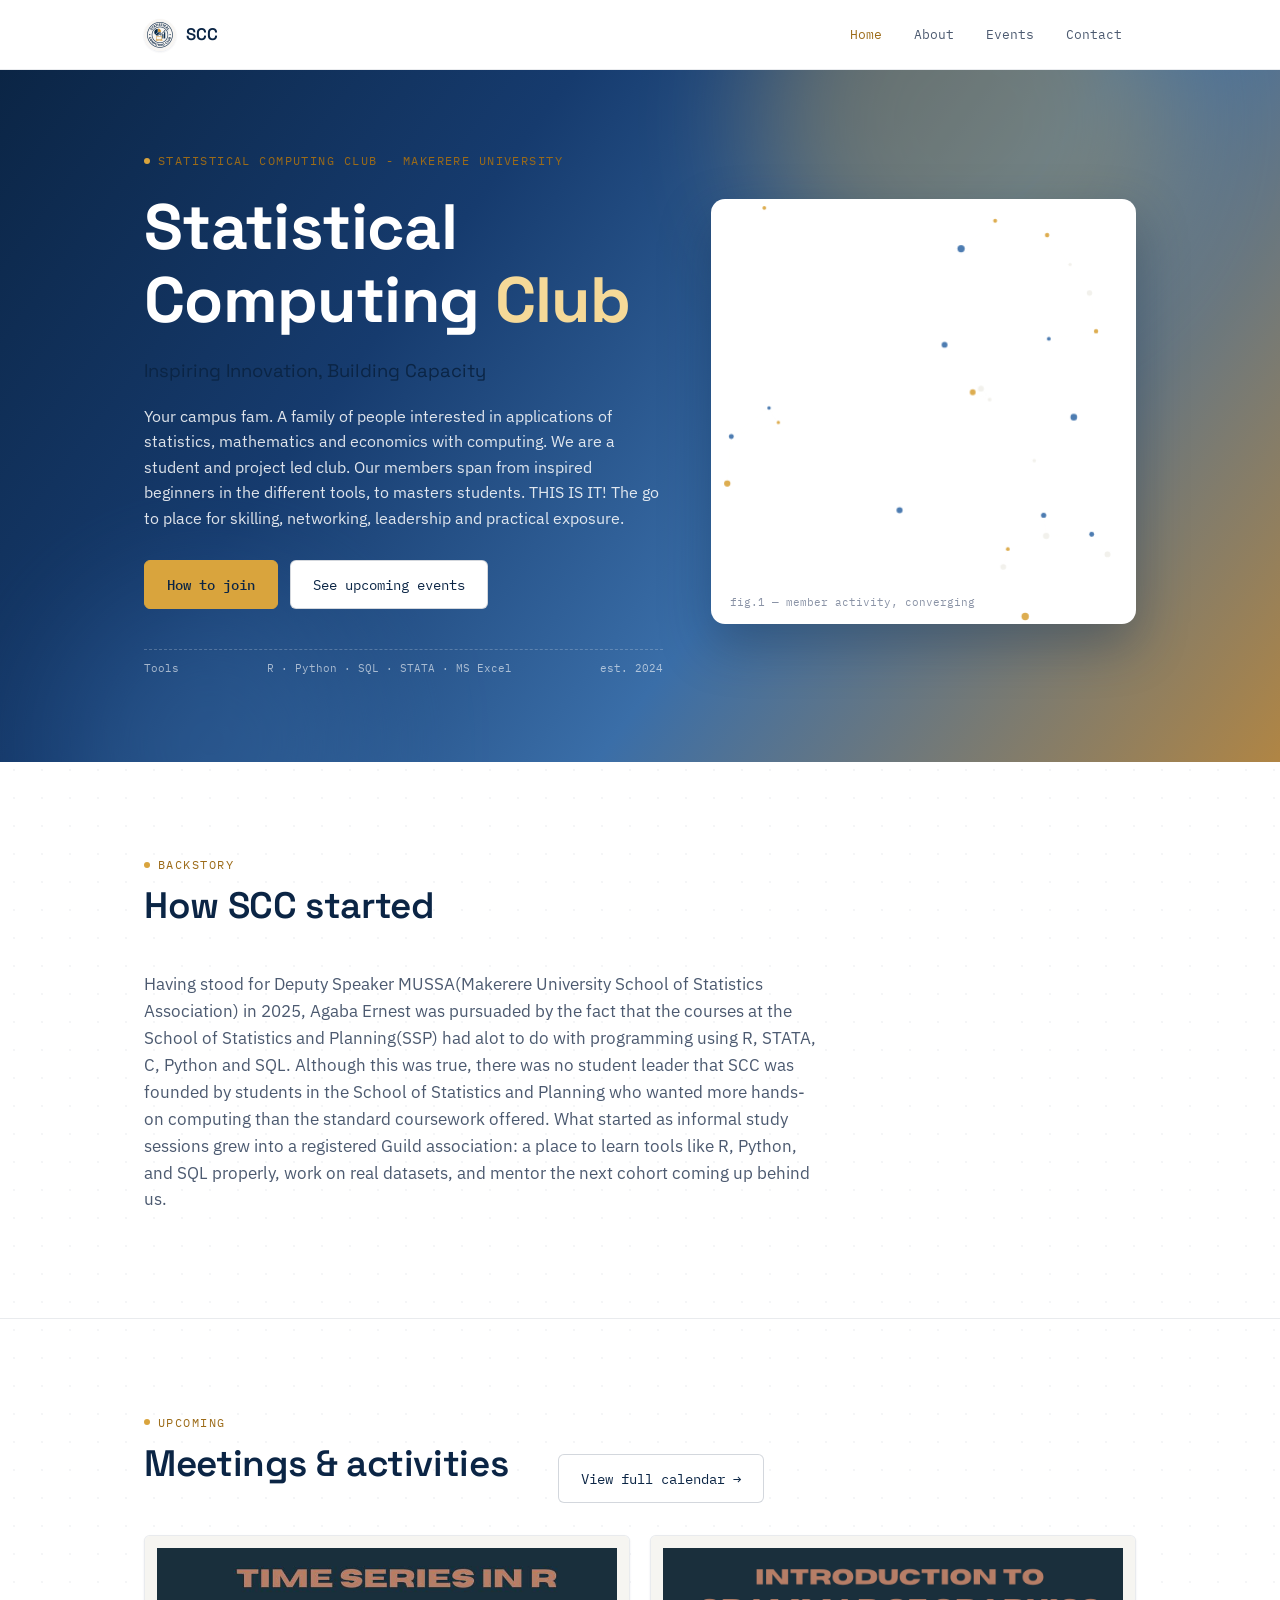
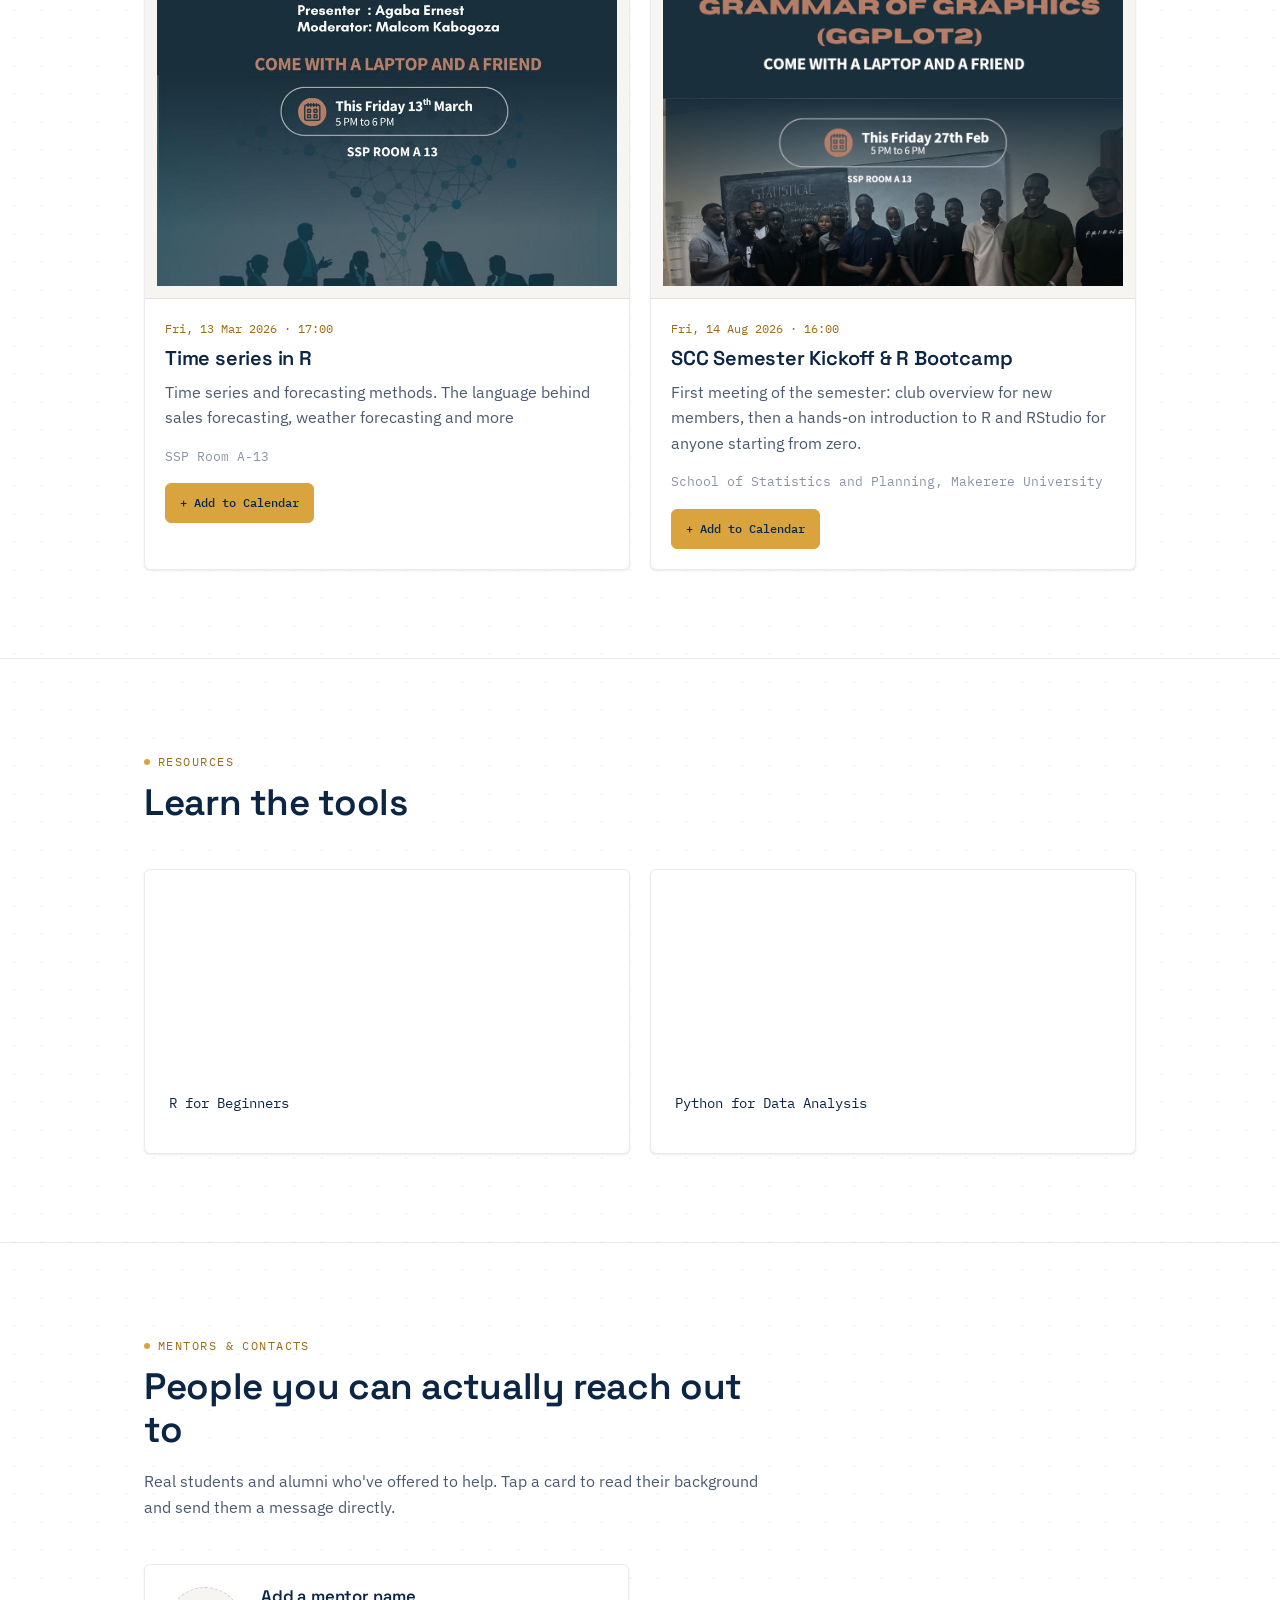
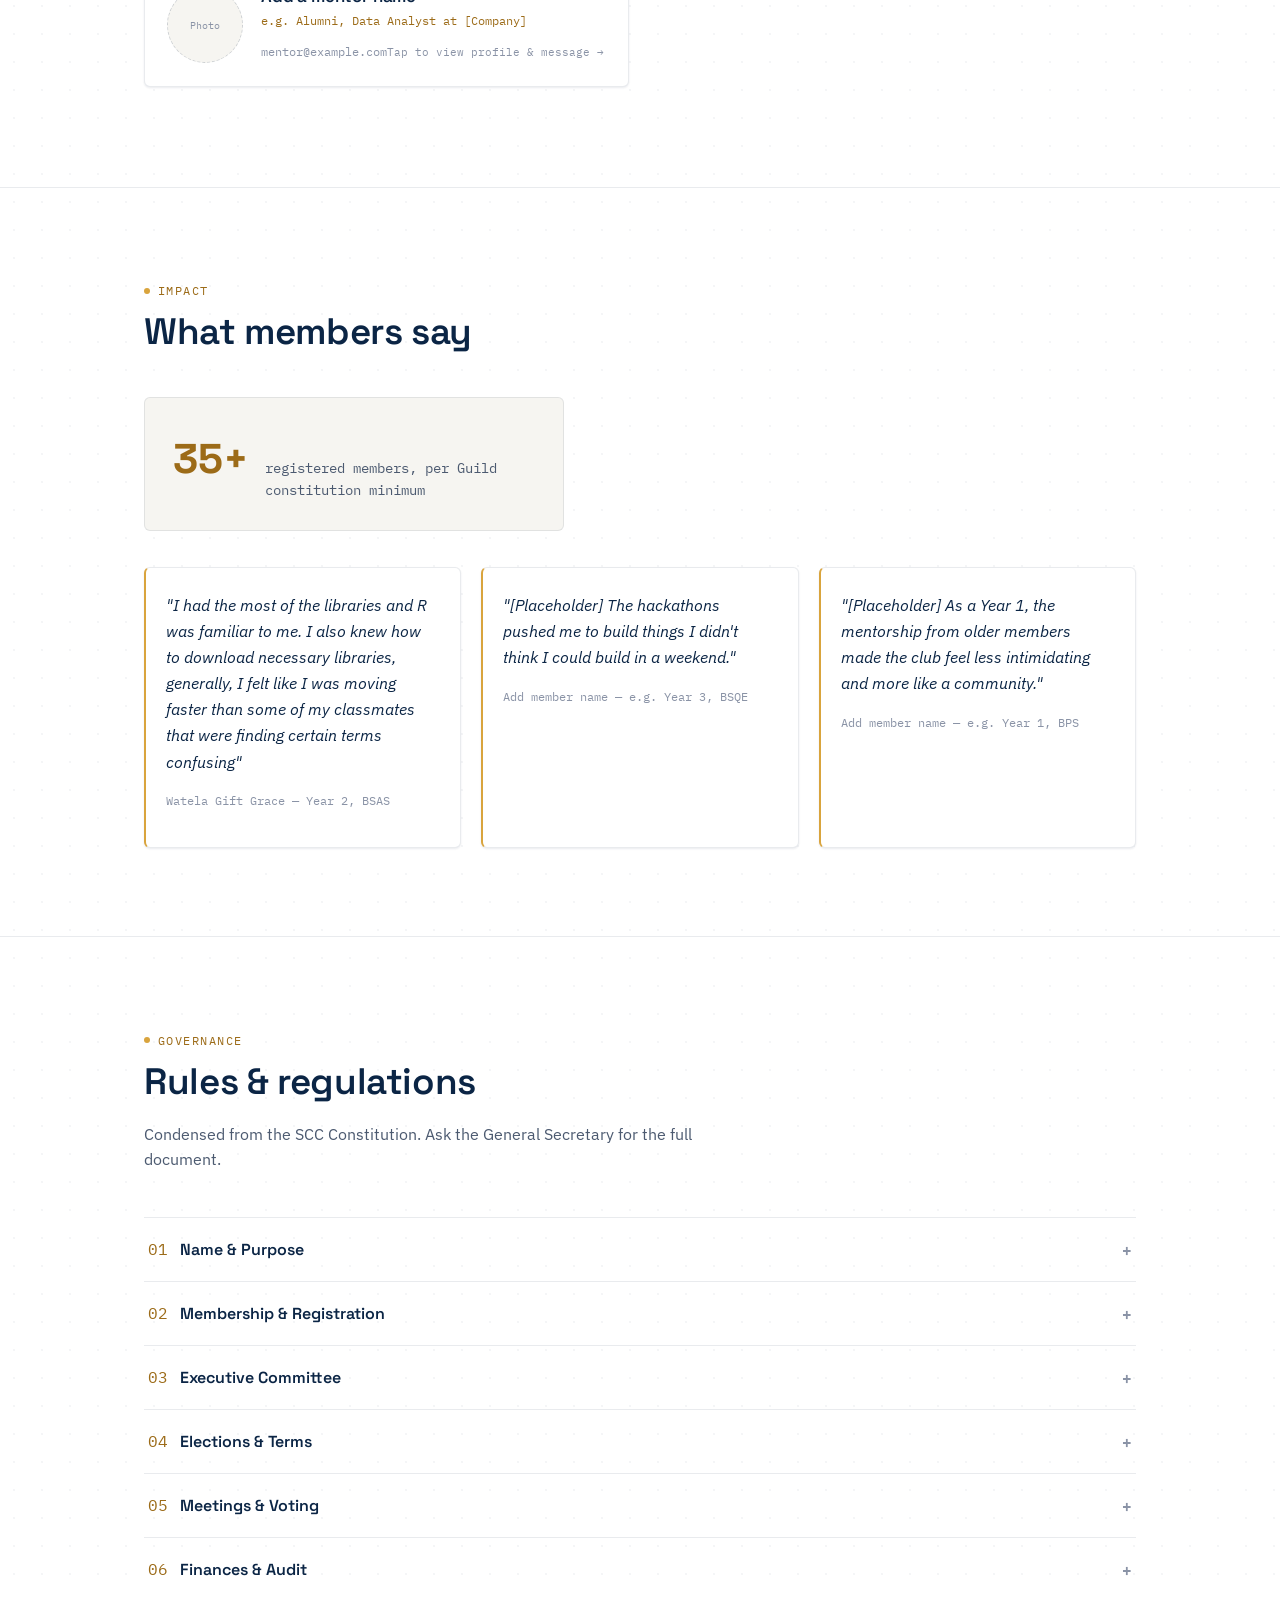
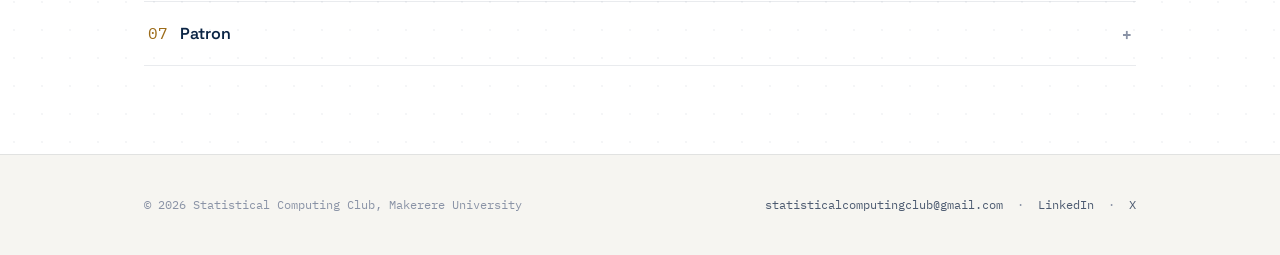
<file: index.html>
<!DOCTYPE html>
<html lang="en">
<head>
<meta charset="UTF-8" />
<meta name="viewport" content="width=device-width, initial-scale=1.0" />
<title>Statistical Computing Club — Makerere University</title>
<meta name="description" content="The Statistical Computing Club (SCC) at Makerere University: workshops, hackathons, and mentorship in R, Python, SQL, and reproducible data science." />
<meta property="og:title" content="Statistical Computing Club — Makerere University" />
<meta property="og:description" content="Workshops, hackathons, and mentorship in R, Python, SQL, and reproducible data science." />
<meta property="og:type" content="website" />
<meta property="og:image" content="assets/logo.png" />
<link rel="icon" type="image/png" href="assets/favicon-32.png" />
<link rel="stylesheet" href="css/style.css" />
</head>
<body data-page="home" data-page-file="index.html">

<header class="site-header" id="site-header"></header>

<section class="hero">
  <div class="wrap hero-grid">
    <div>
      <div class="hero-eyebrow label">Statistical Computing Club - Makerere University</div>
      <h1>Statistical Computing <span class="accent">Club</span></h1>
      <p id="heroTagline" style="font-family:var(--display);font-size:1.15rem;color:var(--ink);"></p>
      <p id="heroSubtitle"></p>
      <div class="hero-ctas">
        <a href="about.html#join" class="btn btn-primary">How to join</a>
        <a href="events.html" class="btn">See upcoming events</a>
      </div>
      <div class="axis-row">
        <span>Tools</span>
        <span>R · Python · SQL · STATA · MS Excel</span>
        <span>est. 2024</span>
      </div>
    </div>
    <div class="hero-canvas-wrap">
      <canvas id="heroCanvas"></canvas>
      <div class="hero-canvas-caption">fig.1 — member activity, converging</div>
    </div>
  </div>
</section>

<section id="backstory">
  <div class="wrap">
    <div class="section-head">
      <span class="label">Backstory</span>
      <h2>How SCC started</h2>
    </div>
    <p id="backstoryText" style="max-width:68ch;font-size:1.05rem;"></p>
  </div>
</section>

<section id="upcoming">
  <div class="wrap">
    <div class="section-head" style="display:flex;justify-content:space-between;align-items:flex-end;flex-wrap:wrap;gap:16px;margin-bottom:32px;">
      <div>
        <span class="label">Upcoming</span>
        <h2>Meetings & activities</h2>
      </div>
      <a href="events.html" class="btn">View full calendar →</a>
    </div>
    <div class="grid-2" id="upcomingPreview"></div>
  </div>
</section>

<section id="resources">
  <div class="wrap">
    <div class="section-head">
      <span class="label">Resources</span>
      <h2>Learn the tools</h2>
    </div>
    <div class="grid-2" id="videoGrid"></div>
  </div>
</section>

<section id="mentors" style="padding-bottom:100px;">
  <div class="wrap">
    <div class="section-head">
      <span class="label">Mentors & Contacts</span>
      <h2>People you can actually reach out to</h2>
      <p>Real students and alumni who've offered to help. Tap a card to read their background and send them a message directly.</p>
    </div>
    <div class="mentor-grid" id="mentorGrid"></div>
  </div>
</section>

<section id="impact">
  <div class="wrap">
    <div class="section-head">
      <span class="label">Impact</span>
      <h2>What members say</h2>
    </div>
    <div class="stat-strip" style="margin-bottom:36px;max-width:420px;">
      <span class="value" id="statValue"></span>
      <span class="stat-label" id="statLabel"></span>
    </div>
    <div class="grid-3" id="testimonialGrid"></div>
  </div>
</section>

<section id="rules">
  <div class="wrap">
    <div class="section-head">
      <span class="label">Governance</span>
      <h2>Rules & regulations</h2>
      <p>Condensed from the SCC Constitution. Ask the General Secretary for the full document.</p>
    </div>
    <div id="rulesAccordion"></div>
  </div>
</section>

<footer class="site-footer" id="site-footer"></footer>

<script src="js/content.js"></script>
<script src="js/main.js"></script>
</body>
</html>
</file>
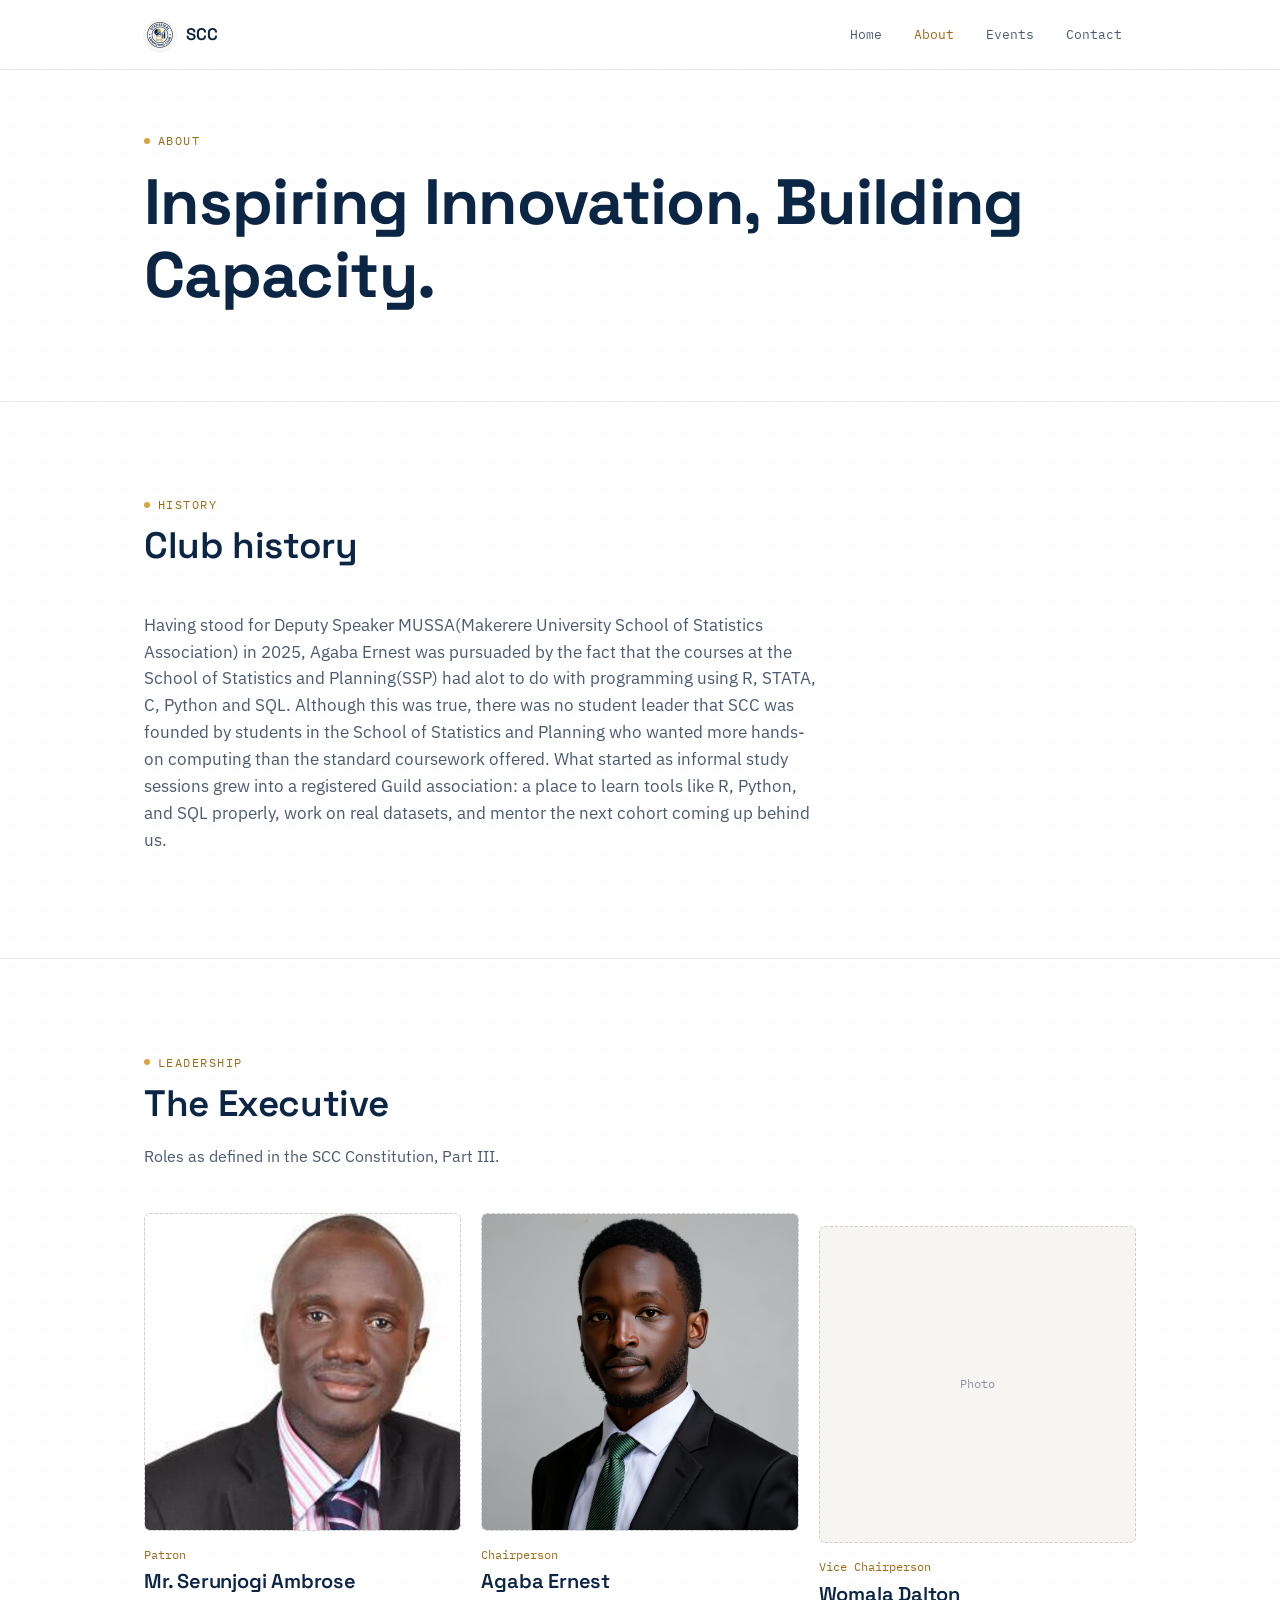
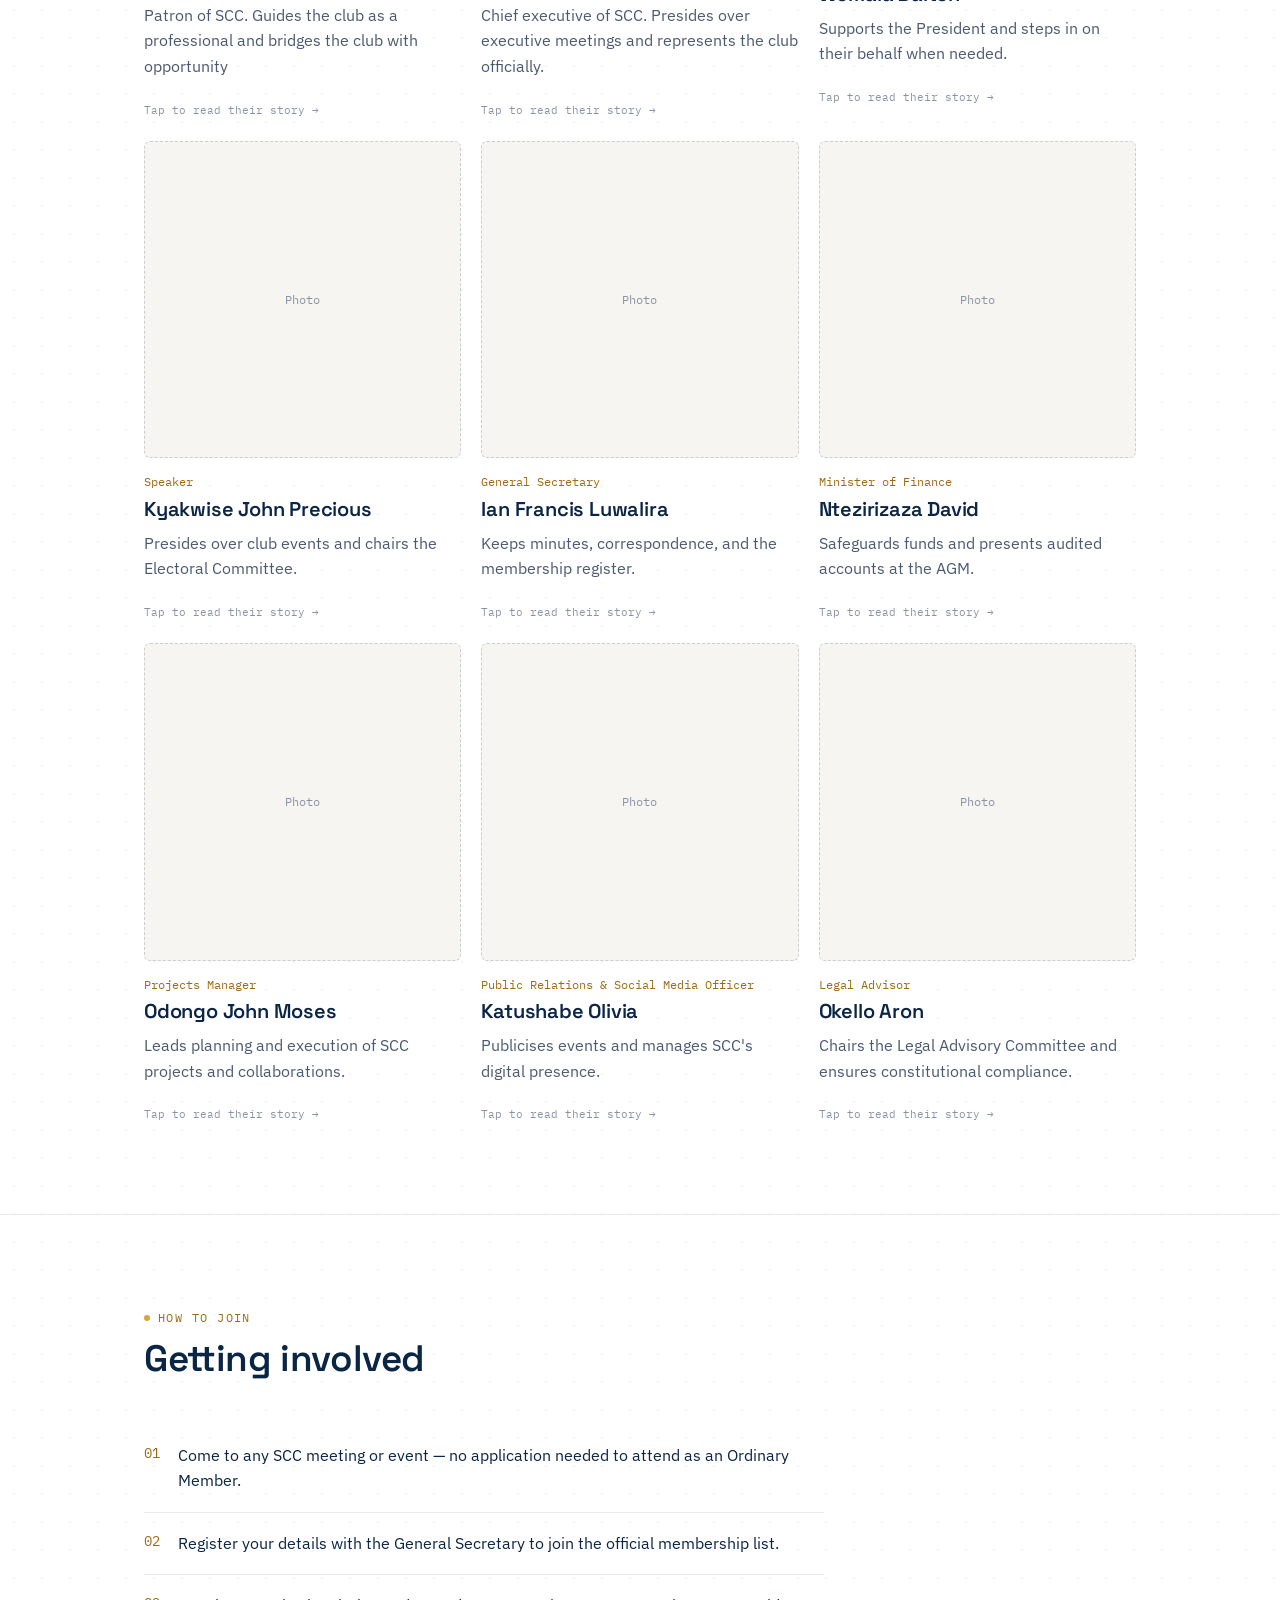
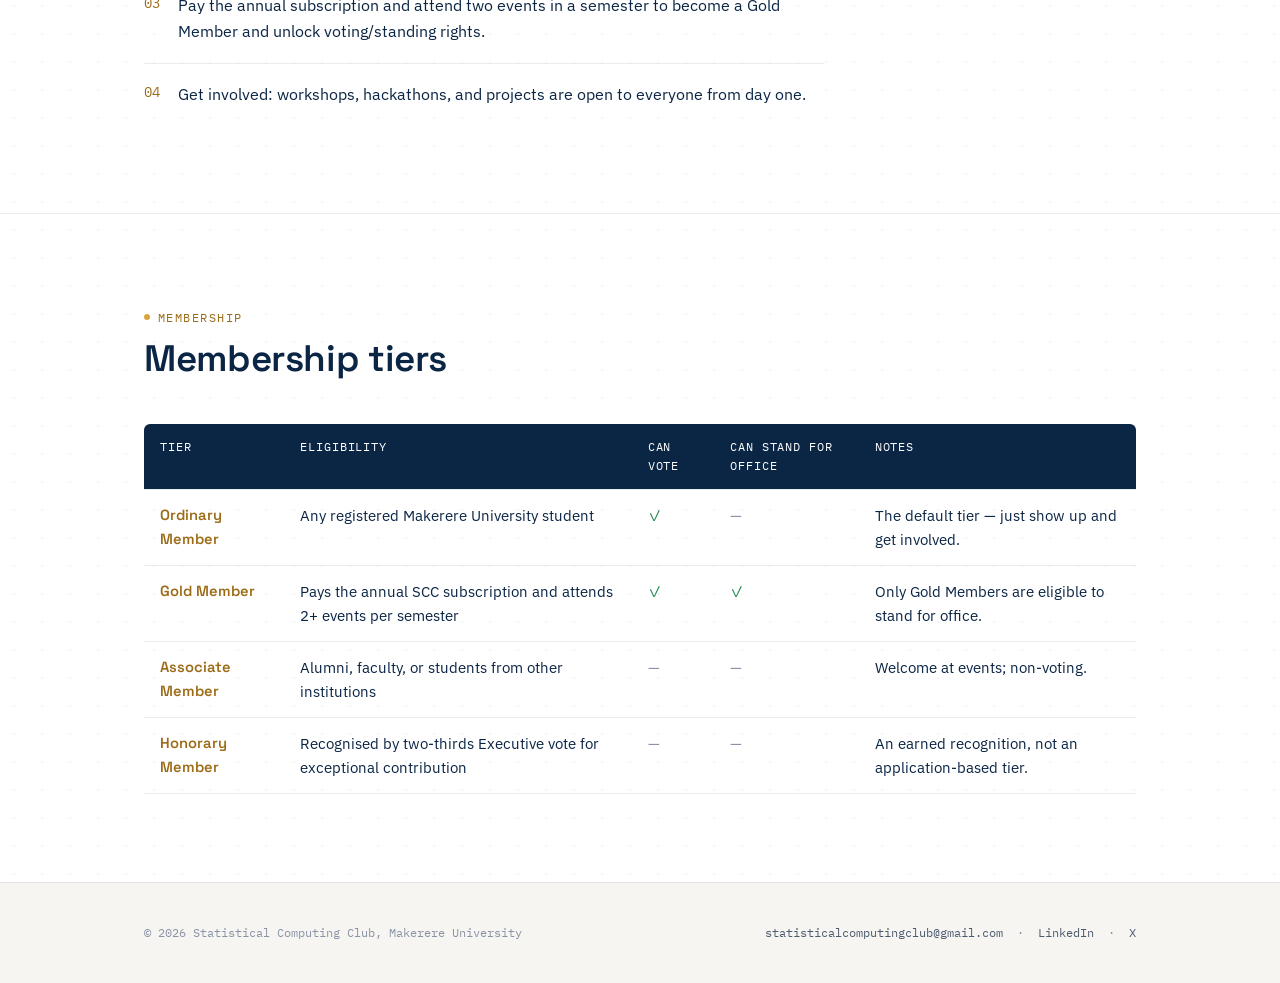
<file: about.html>
<!DOCTYPE html>
<html lang="en">
<head>
<meta charset="UTF-8" />
<meta name="viewport" content="width=device-width, initial-scale=1.0" />
<title>About — Statistical Computing Club</title>
<meta name="description" content="History, leadership, and membership tiers of the Statistical Computing Club at Makerere University." />
<meta property="og:title" content="About — Statistical Computing Club" />
<meta property="og:description" content="History, leadership, and how to join the Statistical Computing Club at Makerere University." />
<meta property="og:type" content="website" />
<link rel="icon" type="image/png" href="assets/favicon-32.png" />
<link rel="stylesheet" href="css/style.css" />
</head>
<body data-page="about" data-page-file="about.html">

<header class="site-header" id="site-header"></header>

<section style="padding-top:56px;padding-bottom:56px;">
  <div class="wrap">
    <span class="label">About</span>
    <h1 style="margin-top:14px;">Inspiring Innovation, Building Capacity.</h1>
  </div>
</section>

<section id="history">
  <div class="wrap">
    <div class="section-head">
      <span class="label">History</span>
      <h2>Club history</h2>
    </div>
    <p id="clubHistoryText" style="max-width:68ch;font-size:1.05rem;"></p>
  </div>
</section>

<section id="team">
  <div class="wrap">
    <div class="section-head">
      <span class="label">Leadership</span>
      <h2>The Executive</h2>
      <p>Roles as defined in the SCC Constitution, Part III.</p>
    </div>
    <div class="grid-3" id="teamGrid"></div>
  </div>
</section>

<section id="join">
  <div class="wrap">
    <div class="section-head">
      <span class="label">How to join</span>
      <h2>Getting involved</h2>
    </div>
    <ol class="steps" id="joinSteps" style="max-width:68ch;"></ol>
  </div>
</section>

<section id="membership">
  <div class="wrap">
    <div class="section-head">
      <span class="label">Membership</span>
      <h2>Membership tiers</h2>
    </div>
    <div style="overflow-x:auto;">
      <table class="membership">
        <thead>
          <tr>
            <th>Tier</th>
            <th>Eligibility</th>
            <th>Can vote</th>
            <th>Can stand for office</th>
            <th>Notes</th>
          </tr>
        </thead>
        <tbody id="membershipTableBody"></tbody>
      </table>
    </div>
  </div>
</section>

<footer class="site-footer" id="site-footer"></footer>

<script src="js/content.js"></script>
<script src="js/main.js"></script>
</body>
</html>
</file>
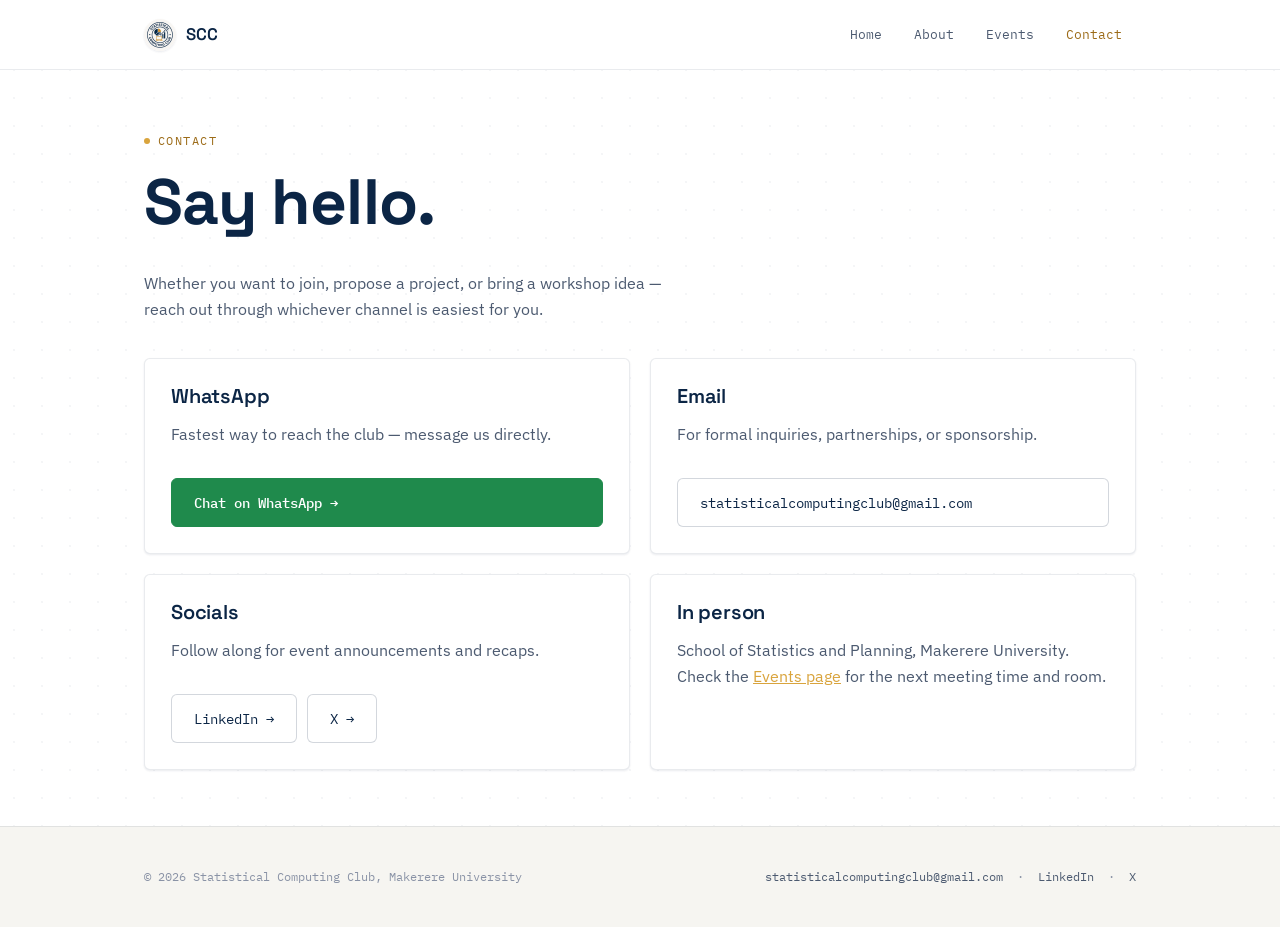
<file: contact.html>
<!DOCTYPE html>
<html lang="en">
<head>
<meta charset="UTF-8" />
<meta name="viewport" content="width=device-width, initial-scale=1.0" />
<title>Contact — Statistical Computing Club</title>
<meta name="description" content="Get in touch with the Statistical Computing Club at Makerere University via email, WhatsApp, LinkedIn, or X." />
<meta property="og:title" content="Contact — Statistical Computing Club" />
<meta property="og:description" content="Get in touch with SCC via email, WhatsApp, LinkedIn, or X." />
<meta property="og:type" content="website" />
<link rel="icon" type="image/png" href="assets/favicon-32.png" />
<link rel="stylesheet" href="css/style.css" />
</head>
<body data-page="contact" data-page-file="contact.html">

<header class="site-header" id="site-header"></header>

<section style="padding-top:56px;padding-bottom:56px;">
  <div class="wrap">
    <span class="label">Contact</span>
    <h1 style="margin-top:14px;">Say hello.</h1>
    <p style="max-width:56ch;">Whether you want to join, propose a project, or bring a workshop idea — reach out through whichever channel is easiest for you.</p>

    <div class="contact-grid" style="margin-top:36px;">
      <div class="contact-card">
        <h3>WhatsApp</h3>
        <p>Fastest way to reach the club — message us directly.</p>
        <a id="whatsappBtn" class="btn btn-whatsapp" href="#" target="_blank" rel="noopener">Chat on WhatsApp →</a>
      </div>
      <div class="contact-card">
        <h3>Email</h3>
        <p>For formal inquiries, partnerships, or sponsorship.</p>
        <a id="contactEmail" class="btn" href="#"></a>
      </div>
      <div class="contact-card">
        <h3>Socials</h3>
        <p>Follow along for event announcements and recaps.</p>
        <div class="social-row">
          <a id="linkedinLink" class="btn" href="#" target="_blank" rel="noopener">LinkedIn →</a>
          <a id="xLink" class="btn" href="#" target="_blank" rel="noopener">X →</a>
        </div>
      </div>
      <div class="contact-card">
        <h3>In person</h3>
        <p>School of Statistics and Planning, Makerere University. Check the <a href="events.html" style="color:var(--gold);">Events page</a> for the next meeting time and room.</p>
      </div>
    </div>
  </div>
</section>

<footer class="site-footer" id="site-footer"></footer>

<script src="js/content.js"></script>
<script src="js/main.js"></script>
</body>
</html>
</file>
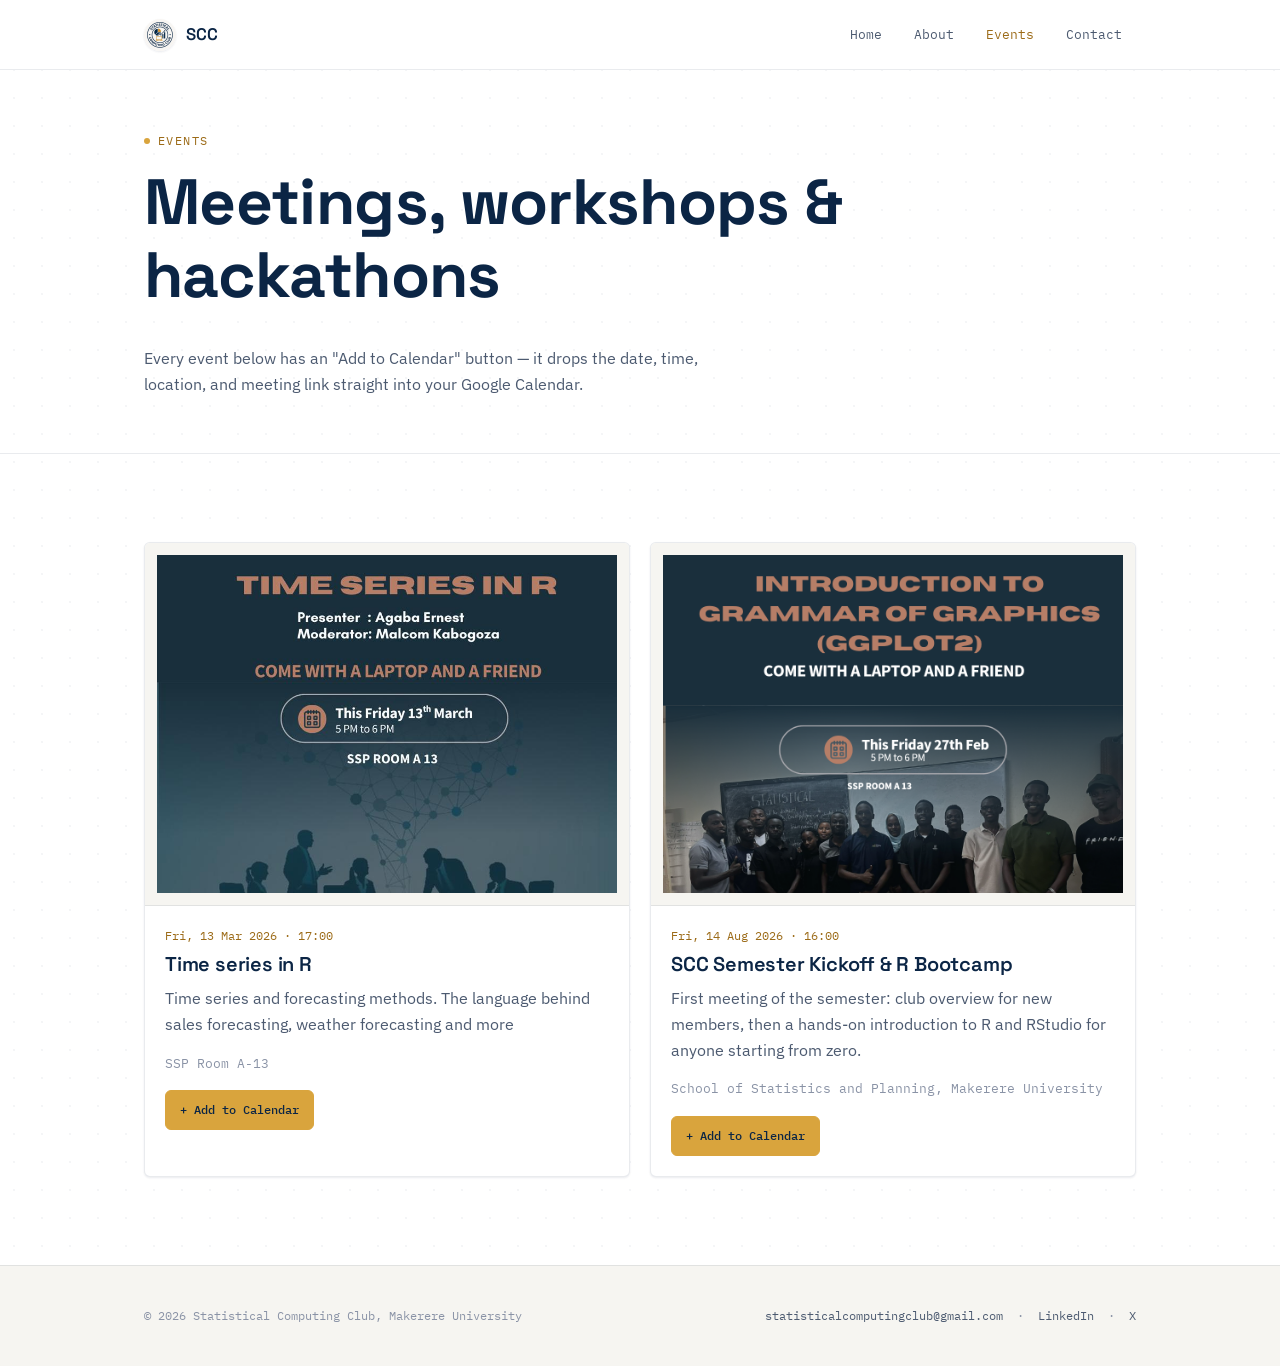
<file: events.html>
<!DOCTYPE html>
<html lang="en">
<head>
<meta charset="UTF-8" />
<meta name="viewport" content="width=device-width, initial-scale=1.0" />
<title>Events — Statistical Computing Club</title>
<meta name="description" content="Upcoming meetings, workshops, and hackathons hosted by the Statistical Computing Club at Makerere University." />
<meta property="og:title" content="Events — Statistical Computing Club" />
<meta property="og:description" content="Upcoming meetings, workshops, and hackathons hosted by SCC." />
<meta property="og:type" content="website" />
<link rel="icon" type="image/png" href="assets/favicon-32.png" />
<link rel="stylesheet" href="css/style.css" />
</head>
<body data-page="events" data-page-file="events.html">

<header class="site-header" id="site-header"></header>

<section style="padding-top:56px;padding-bottom:40px;">
  <div class="wrap">
    <span class="label">Events</span>
    <h1 style="margin-top:14px;">Meetings, workshops & hackathons</h1>
    <p style="max-width:60ch;font-size:1.02rem;">Every event below has an "Add to Calendar" button — it drops the date, time, location, and meeting link straight into your Google Calendar.</p>
  </div>
</section>

<section style="border-bottom:none;">
  <div class="wrap">
    <div class="grid-2" id="eventsGallery"></div>
  </div>
</section>

<footer class="site-footer" id="site-footer"></footer>

<script src="js/content.js"></script>
<script src="js/main.js"></script>
</body>
</html>
</file>
<file: css/style.css>
/* ============================================================
   SCC — Statistical Computing Club
   Design: "bright premium tech" — white ground, navy + gold
   accents pulled from the club logo, monospace data annotations
   for a data-science feel. Signature element: the neural-network
   data-flow animation in the hero (see js/main.js), where pulses
   travel node-to-node left to right, echoing the club's subject
   matter and its logo's navy/gold palette.
   ============================================================ */

@import url('https://fonts.googleapis.com/css2?family=Space+Grotesk:wght@400;500;600;700&family=IBM+Plex+Sans:wght@400;500;600&family=IBM+Plex+Mono:wght@400;500&display=swap');

:root {
  /* ---- palette ---- */
  --bg:        #FFFFFF;
  --bg-soft:   #F6F5F1;   /* warm off-white, matches logo's cream ground */
  --bg-raised: #F1EFE8;
  --bg-card:   #FFFFFF;
  --line:      rgba(11, 37, 69, 0.09);
  --line-strong: rgba(11, 37, 69, 0.18);
  --ink:       #0B2545;   /* navy-deep — headings & primary text */
  --ink-dim:   #4C5A70;   /* body text */
  --ink-faint: #8A93A6;   /* muted labels/captions */
  --gold:      #D9A43D;   /* fills, icons, buttons */
  --gold-text: #9C6B18;   /* accessible gold for text/links on white */
  --gold-dim:  #8A712B;
  --navy:      #3A6EA8;   /* secondary accent */
  --navy-deep: #0B2545;
  --shadow-sm: 0 1px 2px rgba(11,37,69,0.05), 0 1px 3px rgba(11,37,69,0.04);
  --shadow-md: 0 4px 10px rgba(11,37,69,0.05), 0 10px 30px rgba(11,37,69,0.06);

  /* ---- type ---- */
  --display: 'Space Grotesk', sans-serif;
  --body:    'IBM Plex Sans', sans-serif;
  --mono:    'IBM Plex Mono', monospace;

  /* ---- layout ---- */
  --maxw: 1120px;
  --pad: clamp(20px, 5vw, 64px);
  --radius: 6px;
}

* { box-sizing: border-box; }
html { scroll-behavior: smooth; }

body {
  margin: 0;
  background: var(--bg);
  color: var(--ink);
  font-family: var(--body);
  font-size: 16px;
  line-height: 1.6;
  -webkit-font-smoothing: antialiased;
}

/* faint dot-grid ground texture, echoes the logo's circles */
body {
  background-image:
    radial-gradient(circle, rgba(11,37,69,0.045) 1px, transparent 1px);
  background-size: 28px 28px;
}

img { max-width: 100%; display: block; }
a { color: inherit; }

h1, h2, h3, h4 {
  font-family: var(--display);
  font-weight: 600;
  line-height: 1.15;
  margin: 0 0 0.5em;
  letter-spacing: -0.01em;
  color: var(--ink);
}

h1 { font-size: clamp(2.4rem, 5vw, 4rem); font-weight: 700; }
h2 { font-size: clamp(1.6rem, 3.2vw, 2.3rem); }
h3 { font-size: 1.25rem; }

p { margin: 0 0 1em; color: var(--ink-dim); }

.mono { font-family: var(--mono); }

.label {
  font-family: var(--mono);
  font-size: 0.75rem;
  letter-spacing: 0.12em;
  text-transform: uppercase;
  color: var(--gold-text);
  display: inline-flex;
  align-items: center;
  gap: 8px;
}
.label::before {
  content: '';
  width: 6px;
  height: 6px;
  border-radius: 50%;
  background: var(--gold);
  display: inline-block;
}
.label.on-dark { color: #F5D998; }
.label.on-dark::before { background: #F5D998; }

.wrap {
  max-width: var(--maxw);
  margin: 0 auto;
  padding-left: var(--pad);
  padding-right: var(--pad);
}

section { padding: 88px 0; border-bottom: 1px solid var(--line); }
section:last-of-type { border-bottom: none; }
section.section-soft { background: var(--bg-soft); }

.btn {
  font-family: var(--mono);
  font-size: 0.9rem;
  display: inline-flex;
  align-items: center;
  gap: 8px;
  padding: 12px 22px;
  border-radius: var(--radius);
  border: 1px solid var(--line-strong);
  color: var(--ink);
  text-decoration: none;
  background: #fff;
  cursor: pointer;
  transition: border-color .18s ease, background .18s ease, transform .18s ease, box-shadow .18s ease;
}
.btn:hover { border-color: var(--gold); transform: translateY(-1px); box-shadow: var(--shadow-sm); }

.btn-primary {
  background: var(--gold);
  color: var(--navy-deep);
  border-color: var(--gold);
  font-weight: 500;
}
.btn-primary:hover { background: #E8B75A; border-color: #E8B75A; }

.btn-whatsapp {
  background: #1F8A4C;
  border-color: #1F8A4C;
  color: #fff;
  font-weight: 500;
}
.btn-whatsapp:hover { background: #23a058; border-color: #23a058; }

.btn-on-hero {
  background: rgba(255,255,255,0.10);
  border-color: rgba(255,255,255,0.55);
  color: #fff;
}
.btn-on-hero:hover { background: rgba(255,255,255,0.18); border-color: #fff; }

/* ---------------- header / nav ---------------- */
header.site-header {
  position: sticky;
  top: 0;
  z-index: 50;
  background: rgba(255, 255, 255, 0.86);
  backdrop-filter: blur(10px);
  border-bottom: 1px solid var(--line);
}
.nav-row {
  display: flex;
  align-items: center;
  justify-content: space-between;
  padding: 16px var(--pad);
  max-width: var(--maxw);
  margin: 0 auto;
}
.brand {
  display: flex;
  align-items: center;
  gap: 10px;
  text-decoration: none;
  font-family: var(--display);
  font-weight: 600;
  color: var(--ink);
  font-size: 1.05rem;
}
.brand img { width: 32px; height: 32px; border-radius: 50%; box-shadow: var(--shadow-sm); }

nav.primary-nav { display: flex; gap: 4px; align-items: center; }
nav.primary-nav a {
  font-family: var(--mono);
  font-size: 0.82rem;
  text-decoration: none;
  color: var(--ink-dim);
  padding: 8px 14px;
  border-radius: var(--radius);
  transition: color .15s ease, background .15s ease;
}
nav.primary-nav a:hover { color: var(--ink); background: var(--bg-soft); }
nav.primary-nav a.active { color: var(--gold-text); }

.nav-toggle {
  display: none;
  background: none;
  border: 1px solid var(--line-strong);
  border-radius: var(--radius);
  color: var(--ink);
  width: 40px; height: 40px;
  font-family: var(--mono);
  cursor: pointer;
}

@media (max-width: 720px) {
  nav.primary-nav {
    display: none;
    position: absolute;
    top: 100%; left: 0; right: 0;
    flex-direction: column;
    background: #fff;
    border-bottom: 1px solid var(--line);
    padding: 8px;
    box-shadow: var(--shadow-md);
  }
  nav.primary-nav.open { display: flex; }
  nav.primary-nav a { padding: 12px 14px; }
  .nav-toggle { display: block; }
}

/* ---------------- hero ---------------- */
.hero {
  position: relative;
  overflow: hidden;
  padding: 76px 0 84px;
  background: linear-gradient(127deg, #0B2545 0%, #163B6E 32%, #3A6EA8 62%, #C98A2F 108%);
  border-bottom: none;
}
/* soft glow blobs for extra depth, premium-tech touch */
.hero::before, .hero::after {
  content: '';
  position: absolute;
  border-radius: 50%;
  filter: blur(60px);
  opacity: 0.35;
  pointer-events: none;
}
.hero::before {
  width: 420px; height: 420px;
  background: #D9A43D;
  top: -160px; right: 8%;
}
.hero::after {
  width: 320px; height: 320px;
  background: #3A6EA8;
  bottom: -140px; left: 4%;
}
.hero .wrap { position: relative; z-index: 1; }
.hero-grid {
  display: grid;
  grid-template-columns: 1.1fr 0.9fr;
  gap: 48px;
  align-items: center;
}
@media (max-width: 860px) { .hero-grid { grid-template-columns: 1fr; } }

.hero-eyebrow { margin-bottom: 20px; }
.hero h1 { margin-bottom: 18px; color: #fff; }
.hero h1 .accent { color: #F5D998; }
.hero p#heroSubtitle, .hero p#heroTagline { color: rgba(255,255,255,0.86); }
.hero-canvas-wrap {
  position: relative;
  aspect-ratio: 1 / 1;
  border: 1px solid rgba(255,255,255,0.14);
  border-radius: 14px;
  background: #FFFFFF;
  overflow: hidden;
  box-shadow: 0 20px 50px rgba(11,37,69,0.35);
}
.hero-canvas-wrap canvas { width: 100%; height: 100%; display: block; }
.hero-canvas-caption {
  position: absolute;
  bottom: 10px; left: 12px;
  font-family: var(--mono);
  font-size: 0.68rem;
  color: var(--ink-faint);
  background: rgba(255,255,255,0.8);
  padding: 2px 6px;
  border-radius: 3px;
}
.hero-ctas { display: flex; gap: 12px; flex-wrap: wrap; margin-top: 28px; }

/* ---------------- axis ticks decoration ---------------- */
.axis-row {
  display: flex;
  justify-content: space-between;
  font-family: var(--mono);
  font-size: 0.7rem;
  color: rgba(255,255,255,0.6);
  border-top: 1px dashed rgba(255,255,255,0.22);
  padding-top: 10px;
  margin-top: 40px;
}

/* ---------------- cards / grids ---------------- */
.card {
  background: var(--bg-card);
  border: 1px solid var(--line);
  border-radius: var(--radius);
  padding: 24px;
  box-shadow: var(--shadow-sm);
}
.grid-3 { display: grid; grid-template-columns: repeat(3, 1fr); gap: 20px; }
.grid-2 { display: grid; grid-template-columns: repeat(2, 1fr); gap: 20px; }
@media (max-width: 760px) { .grid-3, .grid-2 { grid-template-columns: 1fr; } }

/* ---------------- accordion (rules) ---------------- */
.accordion-item {
  border-bottom: 1px solid var(--line);
}
.accordion-item:first-child { border-top: 1px solid var(--line); }
.accordion-trigger {
  width: 100%;
  text-align: left;
  background: none;
  border: none;
  color: var(--ink);
  font-family: var(--display);
  font-size: 1rem;
  font-weight: 600;
  padding: 18px 4px;
  display: flex;
  justify-content: space-between;
  align-items: center;
  cursor: pointer;
  gap: 16px;
}
.accordion-trigger .num { color: var(--gold-text); font-family: var(--mono); font-weight: 400; margin-right: 12px; }
.accordion-trigger .plus {
  font-family: var(--mono);
  color: var(--ink-faint);
  transition: transform .2s ease;
  flex-shrink: 0;
}
.accordion-item.open .plus { transform: rotate(45deg); color: var(--gold-text); }
.accordion-panel {
  max-height: 0;
  overflow: hidden;
  transition: max-height .28s ease;
}
.accordion-panel p { padding: 0 4px 18px; margin: 0; max-width: 68ch; }

/* ---------------- stat callout ---------------- */
.stat-strip {
  display: flex;
  align-items: baseline;
  gap: 16px;
  padding: 28px;
  border: 1px solid var(--line);
  border-radius: var(--radius);
  background: var(--bg-soft);
}
.stat-strip .value {
  font-family: var(--display);
  font-size: 2.6rem;
  font-weight: 700;
  color: var(--gold-text);
}
.stat-strip .stat-label { color: var(--ink-dim); font-family: var(--mono); font-size: 0.85rem; }

/* ---------------- testimonials ---------------- */
.testimonial-card { border-left: 2px solid var(--gold); padding-left: 20px; }
.testimonial-card p.quote { color: var(--ink); font-size: 1.02rem; font-style: italic; }
.testimonial-card .attr { font-family: var(--mono); font-size: 0.78rem; color: var(--ink-faint); }

/* ---------------- team ---------------- */
.team-card {
  text-align: left;
  cursor: pointer;
  background: none;
  border: none;
  padding: 0;
  color: inherit;
  font: inherit;
  display: block;
  width: 100%;
  border-radius: var(--radius);
  transition: transform .16s ease;
}
.team-card:hover { transform: translateY(-2px); }
.team-card:hover .team-photo { border-color: var(--gold); }
.team-photo {
  width: 100%;
  aspect-ratio: 1;
  border-radius: var(--radius);
  background: var(--bg-soft);
  border: 1px dashed var(--line-strong);
  display: flex;
  align-items: center;
  justify-content: center;
  color: var(--ink-faint);
  font-family: var(--mono);
  font-size: 0.72rem;
  margin-bottom: 14px;
  overflow: hidden;
  transition: border-color .16s ease;
}
.team-photo img { width: 100%; height: 100%; object-fit: cover; }
.team-card .role { color: var(--gold-text); font-family: var(--mono); font-size: 0.75rem; margin-bottom: 6px; display: block; }
.team-card .tap-hint {
  font-family: var(--mono);
  font-size: 0.7rem;
  color: var(--ink-faint);
  margin-top: 6px;
}

/* ---------------- mentors ---------------- */
.mentor-grid { display: grid; grid-template-columns: repeat(2, 1fr); gap: 22px; }
@media (max-width: 760px) { .mentor-grid { grid-template-columns: 1fr; } }
.mentor-card {
  display: flex;
  gap: 18px;
  align-items: flex-start;
  text-align: left;
  cursor: pointer;
  background: var(--bg-card);
  border: 1px solid var(--line);
  border-radius: var(--radius);
  padding: 22px;
  width: 100%;
  color: inherit;
  font: inherit;
  box-shadow: var(--shadow-sm);
  transition: border-color .16s ease, transform .16s ease, box-shadow .16s ease;
}
.mentor-card:hover { border-color: var(--gold); transform: translateY(-2px); box-shadow: var(--shadow-md); }
.mentor-photo {
  width: 76px;
  height: 76px;
  flex-shrink: 0;
  border-radius: 50%;
  background: var(--bg-soft);
  border: 1px dashed var(--line-strong);
  display: flex;
  align-items: center;
  justify-content: center;
  color: var(--ink-faint);
  font-family: var(--mono);
  font-size: 0.65rem;
  overflow: hidden;
}
.mentor-photo img { width: 100%; height: 100%; object-fit: cover; }
.mentor-card h3 { margin-bottom: 4px; font-size: 1.05rem; }
.mentor-card .role { color: var(--gold-text); font-family: var(--mono); font-size: 0.75rem; display: block; margin-bottom: 8px; }
.mentor-card .mentor-email { font-family: var(--mono); font-size: 0.75rem; color: var(--ink-faint); }
.mentor-card .tap-hint { font-family: var(--mono); font-size: 0.7rem; color: var(--ink-faint); margin-top: 10px; }

/* ---------------- modal ---------------- */
.modal-overlay {
  position: fixed;
  inset: 0;
  background: rgba(11, 20, 33, 0.55);
  backdrop-filter: blur(3px);
  display: flex;
  align-items: center;
  justify-content: center;
  padding: 24px;
  z-index: 200;
  opacity: 0;
  pointer-events: none;
  transition: opacity .18s ease;
}
.modal-overlay.open { opacity: 1; pointer-events: auto; }
.modal-box {
  background: #fff;
  border: 1px solid var(--line-strong);
  border-radius: 10px;
  max-width: 520px;
  width: 100%;
  max-height: 86vh;
  overflow-y: auto;
  padding: 32px;
  position: relative;
  transform: translateY(10px);
  transition: transform .18s ease;
  box-shadow: 0 24px 60px rgba(11,37,69,0.25);
}
.modal-overlay.open .modal-box { transform: translateY(0); }
.modal-close {
  position: absolute;
  top: 16px; right: 16px;
  background: none;
  border: 1px solid var(--line-strong);
  color: var(--ink-dim);
  width: 32px; height: 32px;
  border-radius: var(--radius);
  cursor: pointer;
  font-family: var(--mono);
}
.modal-close:hover { color: var(--gold-text); border-color: var(--gold); }
.modal-head { display: flex; gap: 16px; align-items: center; margin-bottom: 20px; padding-right: 40px; }
.modal-head .modal-photo {
  width: 64px; height: 64px; border-radius: 50%;
  background: var(--bg-soft); border: 1px dashed var(--line-strong);
  flex-shrink: 0; overflow: hidden;
  display: flex; align-items: center; justify-content: center;
  color: var(--ink-faint); font-family: var(--mono); font-size: 0.6rem;
}
.modal-head .modal-photo img { width: 100%; height: 100%; object-fit: cover; }
.modal-head .role { color: var(--gold-text); font-family: var(--mono); font-size: 0.75rem; display: block; margin-top: 2px; }
.modal-box h3 { margin: 0; }
.modal-section-label {
  font-family: var(--mono); font-size: 0.7rem; text-transform: uppercase;
  letter-spacing: 0.08em; color: var(--ink-faint); margin: 20px 0 8px;
}
.modal-box textarea, .modal-box input[type="text"] {
  width: 100%;
  background: var(--bg-soft);
  border: 1px solid var(--line-strong);
  border-radius: var(--radius);
  color: var(--ink);
  font-family: var(--body);
  font-size: 0.9rem;
  padding: 10px 12px;
  margin-bottom: 10px;
}
.modal-box textarea { min-height: 90px; resize: vertical; }
.modal-box form .btn { width: 100%; justify-content: center; }

/* ---------------- membership table ---------------- */
table.membership {
  width: 100%;
  border-collapse: collapse;
  font-size: 0.92rem;
}
table.membership th, table.membership td {
  text-align: left;
  padding: 14px 16px;
  border-bottom: 1px solid var(--line);
  vertical-align: top;
}
table.membership th {
  font-family: var(--mono);
  font-size: 0.72rem;
  text-transform: uppercase;
  letter-spacing: 0.08em;
  color: #fff;
  font-weight: 400;
  background: var(--navy-deep);
}
table.membership th:first-child { border-top-left-radius: var(--radius); }
table.membership th:last-child { border-top-right-radius: var(--radius); }
table.membership td.name { font-family: var(--display); font-weight: 600; color: var(--gold-text); }
.tick { color: #1F8A4C; }
.cross { color: var(--ink-faint); }

/* ---------------- steps (how to join) ---------------- */
.steps { counter-reset: step; list-style: none; margin: 0; padding: 0; }
.steps li {
  counter-increment: step;
  display: flex;
  gap: 18px;
  padding: 18px 0;
  border-bottom: 1px solid var(--line);
}
.steps li:last-child { border-bottom: none; }
.steps li::before {
  content: counter(step, decimal-leading-zero);
  font-family: var(--mono);
  color: var(--gold-text);
  font-size: 0.85rem;
  flex-shrink: 0;
}

/* ---------------- events / posters ---------------- */
.event-card {
  border: 1px solid var(--line);
  border-radius: var(--radius);
  overflow: hidden;
  background: var(--bg-card);
  box-shadow: var(--shadow-sm);
}
.event-poster {
  aspect-ratio: 4/3;
  background: var(--bg-soft);
  border-bottom: 1px solid var(--line);
  display: flex;
  align-items: center;
  justify-content: center;
  color: var(--ink-faint);
  font-family: var(--mono);
  font-size: 0.75rem;
  text-align: center;
  padding: 12px;
}
.event-poster img { width: 100%; height: 100%; object-fit: cover; }
.event-body { padding: 20px; }
.event-date {
  font-family: var(--mono);
  font-size: 0.75rem;
  color: var(--gold-text);
  margin-bottom: 8px;
  display: block;
}
.event-actions { display: flex; gap: 10px; margin-top: 16px; flex-wrap: wrap; }
.event-actions .btn { padding: 9px 14px; font-size: 0.78rem; }

.empty-state {
  border: 1px dashed var(--line-strong);
  border-radius: var(--radius);
  padding: 48px 24px;
  text-align: center;
  color: var(--ink-faint);
  font-family: var(--mono);
  font-size: 0.85rem;
}

/* ---------------- contact ---------------- */
.contact-grid { display: grid; grid-template-columns: 1fr 1fr; gap: 20px; }
@media (max-width: 700px) { .contact-grid { grid-template-columns: 1fr; } }
.contact-card {
  border: 1px solid var(--line);
  border-radius: var(--radius);
  padding: 26px;
  display: flex;
  flex-direction: column;
  gap: 14px;
  background: var(--bg-card);
  box-shadow: var(--shadow-sm);
}
.contact-card h3 { margin: 0; }
.social-row { display: flex; gap: 10px; flex-wrap: wrap; }

/* ---------------- footer ---------------- */
footer.site-footer {
  border-top: 1px solid var(--line);
  padding: 40px 0;
  background: var(--bg-soft);
}
.footer-row {
  display: flex;
  justify-content: space-between;
  align-items: center;
  flex-wrap: wrap;
  gap: 16px;
  font-family: var(--mono);
  font-size: 0.78rem;
  color: var(--ink-faint);
}
.footer-row a { color: var(--ink-dim); text-decoration: none; }
.footer-row a:hover { color: var(--gold-text); }

/* ---------------- misc ---------------- */
.section-head { max-width: 62ch; margin-bottom: 44px; }
.section-head h2 { margin-top: 10px; }

@media (prefers-reduced-motion: reduce) {
  * { animation: none !important; transition: none !important; }
}

:focus-visible {
  outline: 2px solid var(--gold);
  outline-offset: 2px;
}
</file>
